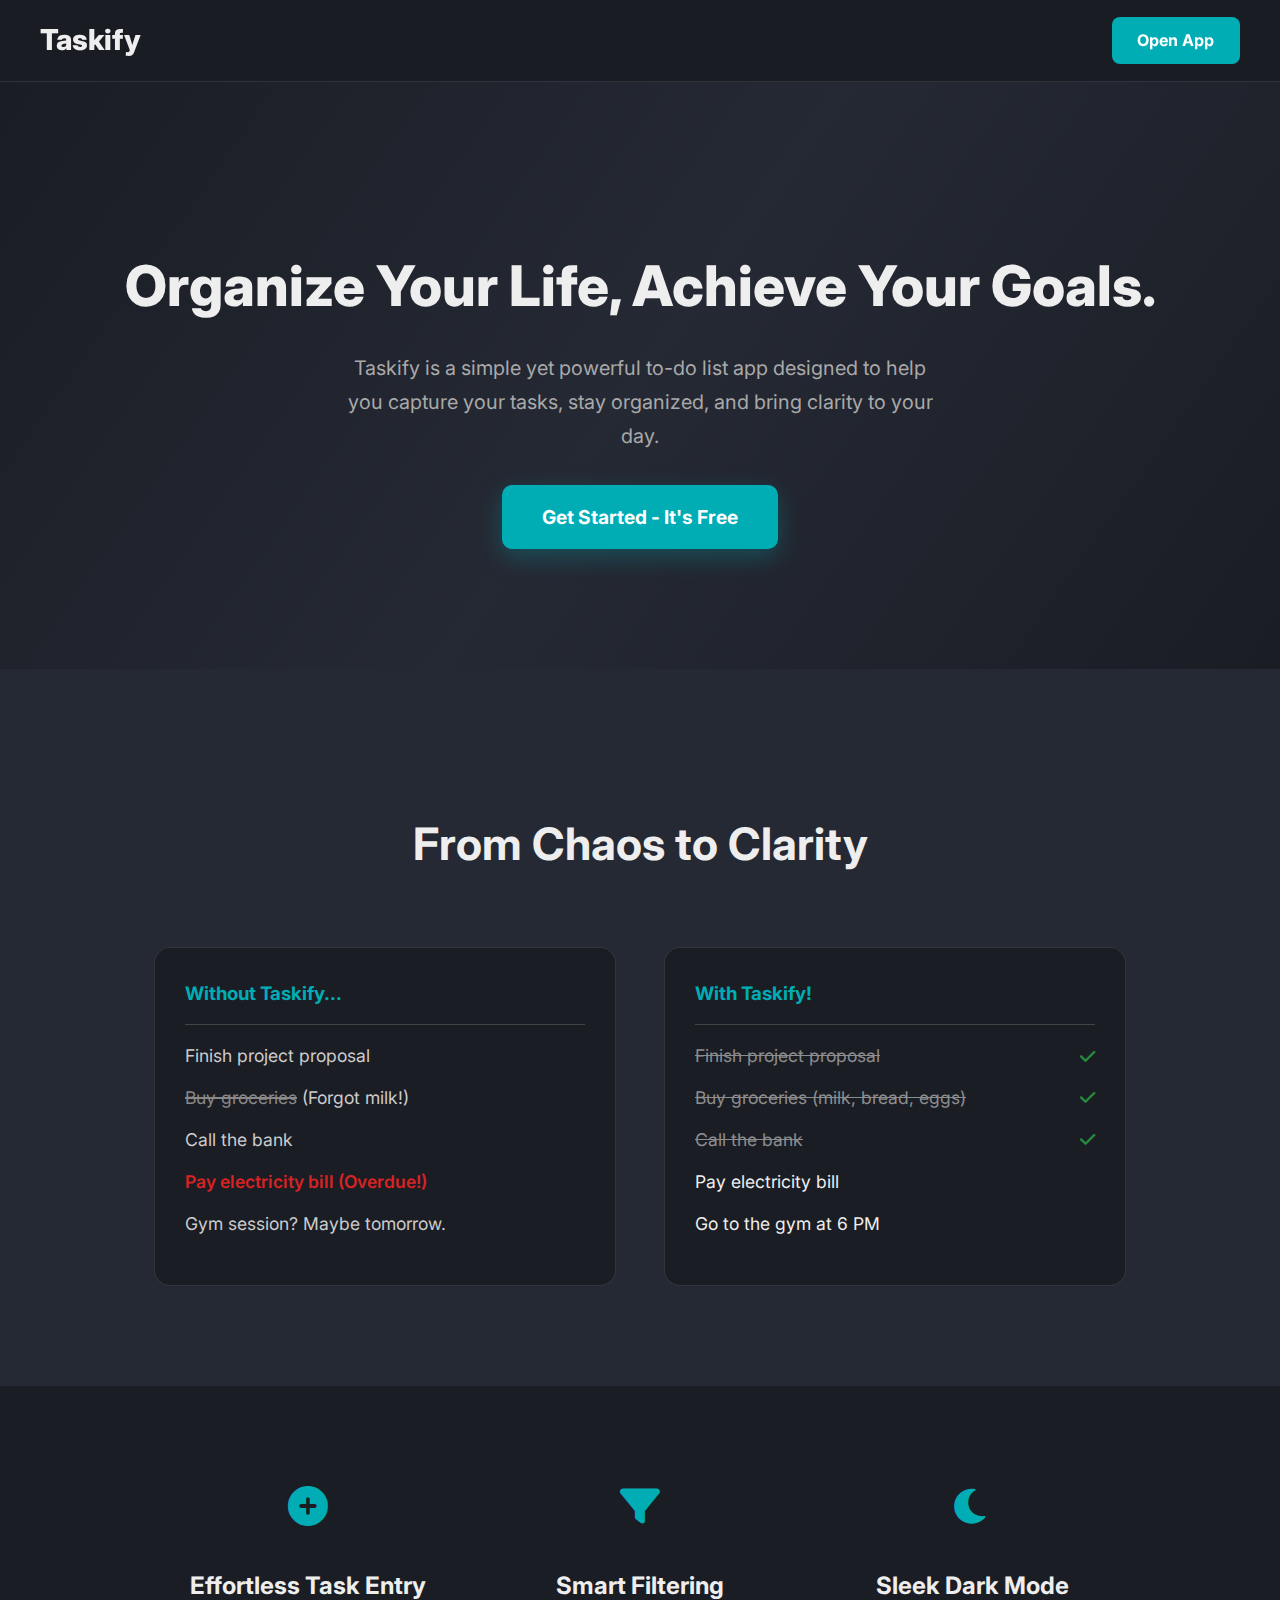
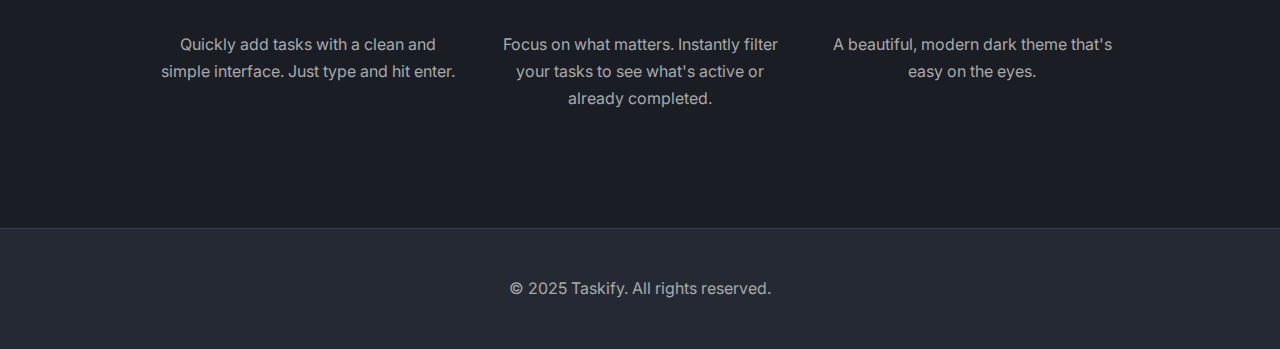
<file: index.html>
<!DOCTYPE html>
<html lang="en">
<head>
    <meta charset="UTF-8">
    <meta name="viewport" content="width=device-width, initial-scale=1.0">
    <title>Taskify - Bring Clarity to Your Chaos</title>
    <link rel="stylesheet" href="landing.css">
    <link href="https://fonts.googleapis.com/css2?family=Inter:wght@400;600;700;800&display=swap" rel="stylesheet">
    <link rel="stylesheet" href="https://cdnjs.cloudflare.com/ajax/libs/font-awesome/6.0.0/css/all.min.css">
</head>
<body>

    <header class="main-header">
        <nav class="navbar">
            <a href="index.html" class="nav-logo">Taskify</a>
            <a href="todo.html" class="nav-button">Open App</a>
        </nav>
    </header>

    <main>
        <section class="hero">
            <div class="hero-content">
                <h1>Organize Your Life, Achieve Your Goals.</h1>
                <p>Taskify is a simple yet powerful to-do list app designed to help you capture your tasks, stay organized, and bring clarity to your day.</p>
                <a href="todo.html" class="cta-button">Get Started - It's Free</a>
            </div>
        </section>

        <section class="showcase">
            <h2>From Chaos to Clarity</h2>
            <div class="showcase-container">
                <div class="showcase-column before">
                    <h3>Without Taskify...</h3>
                    <ul>
                        <li>Finish project proposal</li>
                        <li><s>Buy groceries</s> (Forgot milk!)</li>
                        <li>Call the bank</li>
                        <li class="overdue">Pay electricity bill (Overdue!)</li>
                        <li>Gym session? Maybe tomorrow.</li>
                    </ul>
                </div>
                <div class="showcase-column after">
                    <h3>With Taskify!</h3>
                    <ul>
                        <li class="completed"><span>Finish project proposal</span> <i class="fas fa-check"></i></li>
                        <li class="completed"><span>Buy groceries (milk, bread, eggs)</span> <i class="fas fa-check"></i></li>
                        <li class="completed"><span>Call the bank</span> <i class="fas fa-check"></i></li>
                        <li><span>Pay electricity bill</span></li>
                        <li><span>Go to the gym at 6 PM</span></li>
                    </ul>
                </div>
            </div>
        </section>

        <section class="features">
            <div class="feature-card">
                <i class="fas fa-plus-circle"></i>
                <h3>Effortless Task Entry</h3>
                <p>Quickly add tasks with a clean and simple interface. Just type and hit enter.</p>
            </div>
            <div class="feature-card">
                <i class="fas fa-filter"></i>
                <h3>Smart Filtering</h3>
                <p>Focus on what matters. Instantly filter your tasks to see what's active or already completed.</p>
            </div>
            <div class="feature-card">
                <i class="fas fa-moon"></i>
                <h3>Sleek Dark Mode</h3>
                <p>A beautiful, modern dark theme that's easy on the eyes.</p>
            </div>
        </section>
    </main>

    <footer class="main-footer">
        <p>&copy; 2025 Taskify. All rights reserved.</p>
    </footer>

</body>
</html>
</file>
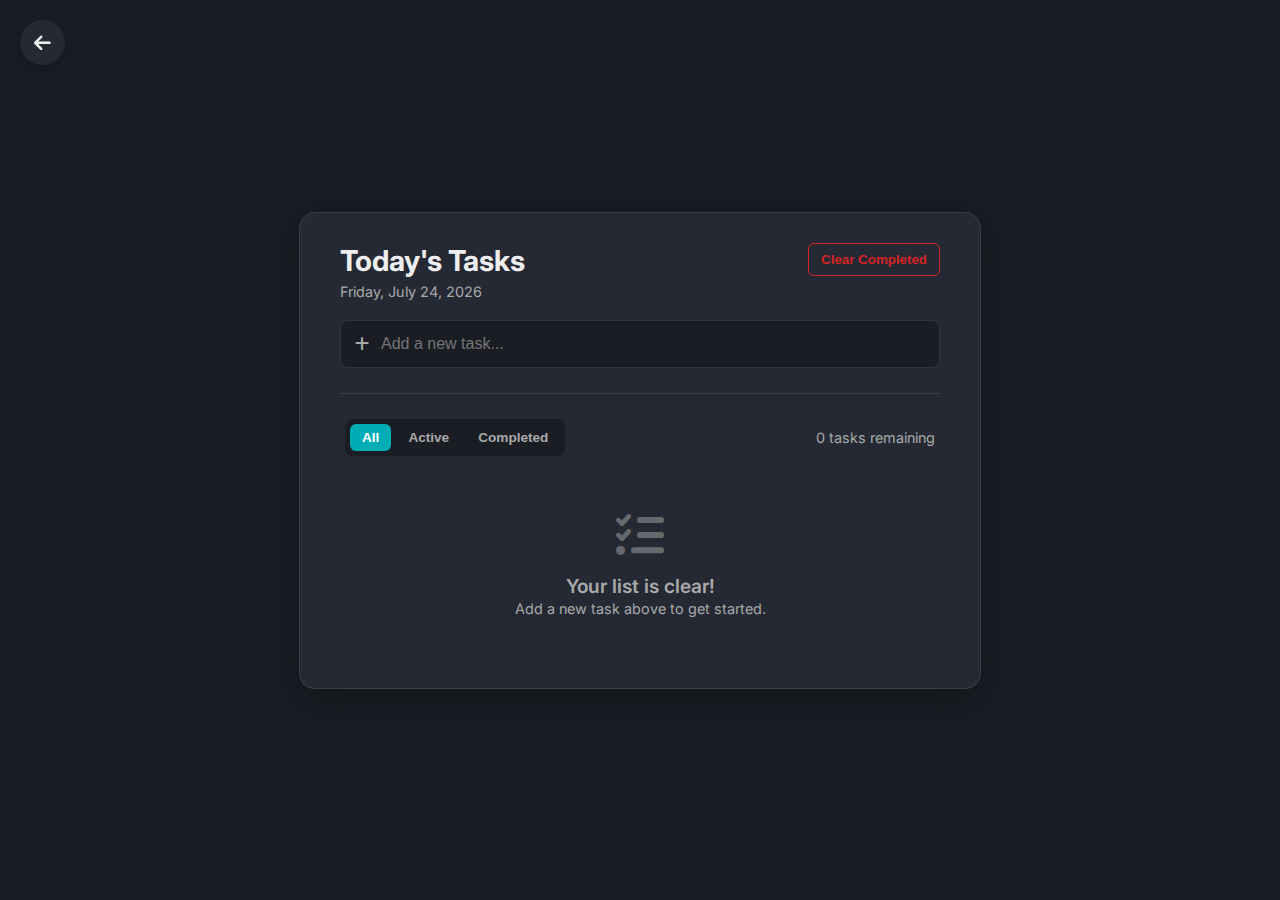
<file: ToDo.html>
<!DOCTYPE html>
<html lang="en">
<head>
  <meta charset="UTF-8" />
  <meta name="viewport" content="width=device-width, initial-scale=1.0" />
  <title>Taskify - App</title>
  <link rel="stylesheet" href="style.css" />
  <link href="https://fonts.googleapis.com/css2?family=Inter:wght@400;500;600;700&display=swap" rel="stylesheet">
  <link rel="stylesheet" href="https://cdnjs.cloudflare.com/ajax/libs/font-awesome/6.0.0/css/all.min.css">
</head>
<body class="app-body">

  <!-- Ana Sayfaya Dön Butonu -->
  <a href="index.html" class="back-to-home-btn" title="Go to Homepage">
      <i class="fas fa-arrow-left"></i>
  </a>

  <div class="container">
    <header class="app-header">
      <div class="header-text">
        <h1>Today's Tasks</h1>
        <p id="currentDate"></p>
      </div>
      <button id="clearCompletedBtn" class="clear-btn" title="Clear All Completed Tasks">Clear Completed</button>
    </header>

    <div class="input-section">
      <i class="fas fa-plus"></i>
      <input id="todoInput" type="text" placeholder="Add a new task..." />
    </div>

    <div class="separator"></div>

    <div class="filter-section">
      <div class="filters">
        <button onclick="filterTodos('all')" class="active">All</button>
        <button onclick="filterTodos('active')">Active</button>
        <button onclick="filterTodos('completed')">Completed</button>
      </div>
      <span id="taskCount">0 tasks remaining</span>
    </div>

    <ul id="todoList"></ul>

    <div id="emptyState" class="empty-state hidden">
        <i class="fas fa-tasks"></i>
        <p>Your list is clear!</p>
        <span>Add a new task above to get started.</span>
    </div>
  </div>

  <script src="script.js"></script>
</body>
</html>
</file>
<file: landing.css>
/* Değişkenlerimizi tanımlıyoruz */
:root {
    --primary-color: #1a1d24;
    --secondary-color: #252934;
    --accent-color: #00ADB5;
    --text-color: #EEEEEE;
    --text-secondary-color: #a9a9a9;
    --success-color: #28a745;
    --danger-color: #D72323;
}

body {
    margin: 0;
    font-family: 'Inter', sans-serif;
    background-color: var(--primary-color);
    color: var(--text-color);
    line-height: 1.7;
}

/* Navbar */
.main-header {
    background-color: rgba(26, 29, 36, 0.8);
    padding: 1rem 2rem;
    position: sticky;
    top: 0;
    z-index: 1000;
    -webkit-backdrop-filter: blur(10px);
    backdrop-filter: blur(10px);
    border-bottom: 1px solid rgba(255, 255, 255, 0.1);
}

.navbar {
    display: flex;
    justify-content: space-between;
    align-items: center;
    max-width: 1200px;
    margin: 0 auto;
}

.nav-logo {
    font-size: 1.8rem;
    font-weight: 800;
    color: var(--text-color);
    text-decoration: none;
}

.nav-button {
    background-color: var(--accent-color);
    color: white;
    padding: 0.6rem 1.6rem;
    border-radius: 8px;
    text-decoration: none;
    font-weight: 700;
    transition: transform 0.2s ease;
}
.nav-button:hover {
    transform: scale(1.05);
}

/* Hero Bölümü */
.hero {
    text-align: center;
    padding: 120px 20px;
    background: linear-gradient(125deg, #1a1d24, #252934, #1a1d24);
}

.hero-content h1 {
    font-size: 3.5rem;
    font-weight: 800;
    margin-bottom: 1rem;
}

.hero-content p {
    font-size: 1.25rem;
    color: var(--text-secondary-color);
    max-width: 600px;
    margin: 0 auto 2rem;
}

.cta-button {
    display: inline-block;
    padding: 1rem 2.5rem;
    font-size: 1.2rem;
    border-radius: 10px;
    text-decoration: none;
    font-weight: 700;
    color: white;
    background: var(--accent-color);
    box-shadow: 0 8px 25px rgba(0, 173, 181, 0.3);
    transition: transform 0.2s ease;
}

.cta-button:hover {
    transform: scale(1.05);
}

/* Vitrin (Showcase) Bölümü */
.showcase {
    padding: 100px 20px;
    background-color: var(--secondary-color);
}

.showcase h2 {
    text-align: center;
    font-size: 2.8rem;
    margin-bottom: 4rem;
}

.showcase-container {
    display: flex;
    justify-content: center;
    gap: 3rem;
    max-width: 1000px;
    margin: 0 auto;
    flex-wrap: wrap;
}

.showcase-column {
    background-color: var(--primary-color);
    padding: 30px;
    border-radius: 16px;
    width: 400px;
    border: 1px solid rgba(255, 255, 255, 0.1);
}

.showcase-column h3 {
    color: var(--accent-color);
    margin-top: 0;
    border-bottom: 1px solid #444;
    padding-bottom: 15px;
    margin-bottom: 15px;
}

.showcase-column ul {
    list-style: none;
    padding: 0;
}

.showcase-column li {
    margin-bottom: 12px;
    font-size: 1.1rem;
}

.before li { color: #ccc; }
.before s { color: #888; text-decoration-thickness: 2px; }
.before .overdue { color: var(--danger-color); font-weight: 600;}

.after .completed {
    color: var(--text-secondary-color);
    opacity: 0.8;
}

.after .completed span {
    text-decoration: line-through;
}

.after li {
    display: flex;
    justify-content: space-between;
    align-items: center;
}

.after .fa-check {
    color: var(--success-color);
}

/* Özellikler Bölümü */
.features {
    display: flex;
    justify-content: center;
    gap: 2rem;
    padding: 100px 20px;
    max-width: 1200px;
    margin: 0 auto;
    flex-wrap: wrap;
}

.feature-card {
    text-align: center;
    max-width: 300px;
}

.feature-card i {
    font-size: 2.5rem;
    color: var(--accent-color);
    margin-bottom: 1rem;
}

.feature-card h3 {
    font-size: 1.5rem;
}

.feature-card p {
    color: var(--text-secondary-color);
}

/* Footer */
.main-footer {
    text-align: center;
    padding: 30px 20px;
    background-color: var(--secondary-color);
    border-top: 1px solid rgba(255, 255, 255, 0.1);
    color: var(--text-secondary-color);
}
</file>
<file: style.css>
/* Değişkenler */
:root {
    --primary-color: #1a1d24;
    --secondary-color: #252934;
    --accent-color: #00ADB5;
    --text-color: #EEEEEE;
    --text-secondary-color: #a9a9a9;
    --danger-color: #D72323;
    --success-color: #28a745;
    --border-color: rgba(255, 255, 255, 0.1);
}

/* Genel Sayfa Ayarları */
body {
  font-family: 'Inter', sans-serif;
  background: var(--primary-color);
  color: var(--text-color);
  margin: 0;
}

body.app-body {
  display: flex;
  justify-content: center;
  align-items: center;
  min-height: 100vh;
  padding: 20px;
  box-sizing: border-box;
}

/* Ana Konteyner */
.container {
  background-color: var(--secondary-color);
  padding: 30px 40px;
  border-radius: 16px;
  box-shadow: 0 10px 40px rgba(0, 0, 0, 0.3);
  width: 100%;
  max-width: 600px;
  border: 1px solid var(--border-color);
}

/* Geri Butonu (Hesap Makinesinden Alındı) */
.back-to-home-btn {
    position: fixed; top: 20px; left: 20px; z-index: 100;
    display: grid; place-items: center; width: 45px; height: 45px;
    background-color: var(--secondary-color); color: var(--text-color);
    border-radius: 50%; box-shadow: 0 4px 15px rgba(0, 0, 0, 0.2);
    font-size: 1.2rem; text-decoration: none;
    transition: transform 0.3s ease, background-color 0.3s ease;
}
.back-to-home-btn:hover {
    transform: scale(1.1); background-color: var(--accent-color);
}


/* Başlık Bölümü */
.app-header {
  display: flex;
  justify-content: space-between;
  align-items: flex-start;
  margin-bottom: 20px;
}
.header-text h1 {
  margin: 0;
  font-size: 1.8rem;
  font-weight: 700;
}
.header-text p {
  margin: 5px 0 0;
  color: var(--text-secondary-color);
  font-size: 0.9rem;
}
.clear-btn {
  background: none;
  border: 1px solid var(--danger-color);
  color: var(--danger-color);
  padding: 8px 12px;
  border-radius: 6px;
  cursor: pointer;
  font-weight: 600;
  transition: all 0.2s ease;
}
.clear-btn:hover {
  background-color: var(--danger-color);
  color: white;
}

/* Görev Giriş Alanı */
.input-section {
  position: relative;
  display: flex;
  align-items: center;
}
.input-section .fa-plus {
  position: absolute;
  left: 15px;
  color: var(--text-secondary-color);
}
#todoInput {
  width: 100%;
  padding: 14px 15px 14px 40px;
  border: 1px solid var(--border-color);
  border-radius: 8px;
  background-color: var(--primary-color);
  color: var(--text-color);
  font-size: 1rem;
  transition: all 0.3s ease;
}
#todoInput:focus {
  outline: none;
  border-color: var(--accent-color);
  box-shadow: 0 0 15px rgba(0, 173, 181, 0.2);
}

/* Ayırıcı Çizgi */
.separator {
  height: 1px;
  background-color: var(--border-color);
  margin: 25px 0;
}

/* Filtreler Bölümü */
.filter-section {
  display: flex;
  justify-content: space-between;
  align-items: center;
  margin-bottom: 15px;
  padding: 0 5px;
  color: var(--text-secondary-color);
  font-size: 0.9rem;
}
.filters {
  display: flex;
  gap: 5px;
  background-color: var(--primary-color);
  padding: 5px;
  border-radius: 8px;
}
.filters button {
  background: none;
  border: none;
  color: var(--text-secondary-color);
  cursor: pointer;
  font-size: 0.85rem;
  font-weight: 600;
  padding: 6px 12px;
  border-radius: 6px;
  transition: all 0.2s ease;
}
.filters button:hover {
  color: var(--text-color);
}
.filters button.active {
  background-color: var(--accent-color);
  color: white;
}

/* Görev Listesi */
#todoList {
  list-style: none;
  padding: 0;
  margin: 0;
  max-height: 35vh;
  overflow-y: auto;
}

/* Görev (li) */
li {
  display: flex;
  align-items: center;
  padding: 12px 5px;
  border-bottom: 1px solid var(--border-color);
  transition: opacity 0.3s ease;
}
.task-content {
  display: flex;
  align-items: center;
  gap: 15px;
  flex-grow: 1;
  cursor: pointer;
}
.task-text {
  transition: all 0.3s ease;
}
.delete-btn {
  background: none; border: none;
  color: var(--text-secondary-color);
  cursor: pointer; font-size: 1rem;
  padding: 8px; border-radius: 50%;
  transition: all 0.2s ease;
  margin-left: auto;
}
.delete-btn:hover {
  color: var(--danger-color);
  background-color: rgba(215, 35, 35, 0.1);
}

/* Özel Checkbox */
.custom-checkbox {
  min-width: 22px; height: 22px;
  border: 2px solid var(--text-secondary-color);
  border-radius: 50%;
  display: grid;
  place-items: center;
  transition: all 0.2s ease;
}
.custom-checkbox .fa-check {
  font-size: 0.8rem;
  color: white;
  transform: scale(0);
  transition: transform 0.2s ease-out;
}

/* Tamamlanan Görevler */
li.completed .custom-checkbox {
  background-color: var(--success-color);
  border-color: var(--success-color);
}
li.completed .custom-checkbox .fa-check {
  transform: scale(1);
}
li.completed .task-text {
  text-decoration: line-through;
  color: var(--text-secondary-color);
}

/* Liste Boş Durumu */
.empty-state {
  text-align: center;
  padding: 40px 20px;
  color: var(--text-secondary-color);
}
.empty-state .fas {
  font-size: 3rem;
  margin-bottom: 15px;
  opacity: 0.5;
}
.empty-state p {
    font-size: 1.2rem;
    font-weight: 600;
    margin: 0;
}
.empty-state span {
    font-size: 0.9rem;
}

.hidden { display: none; }
</file>
